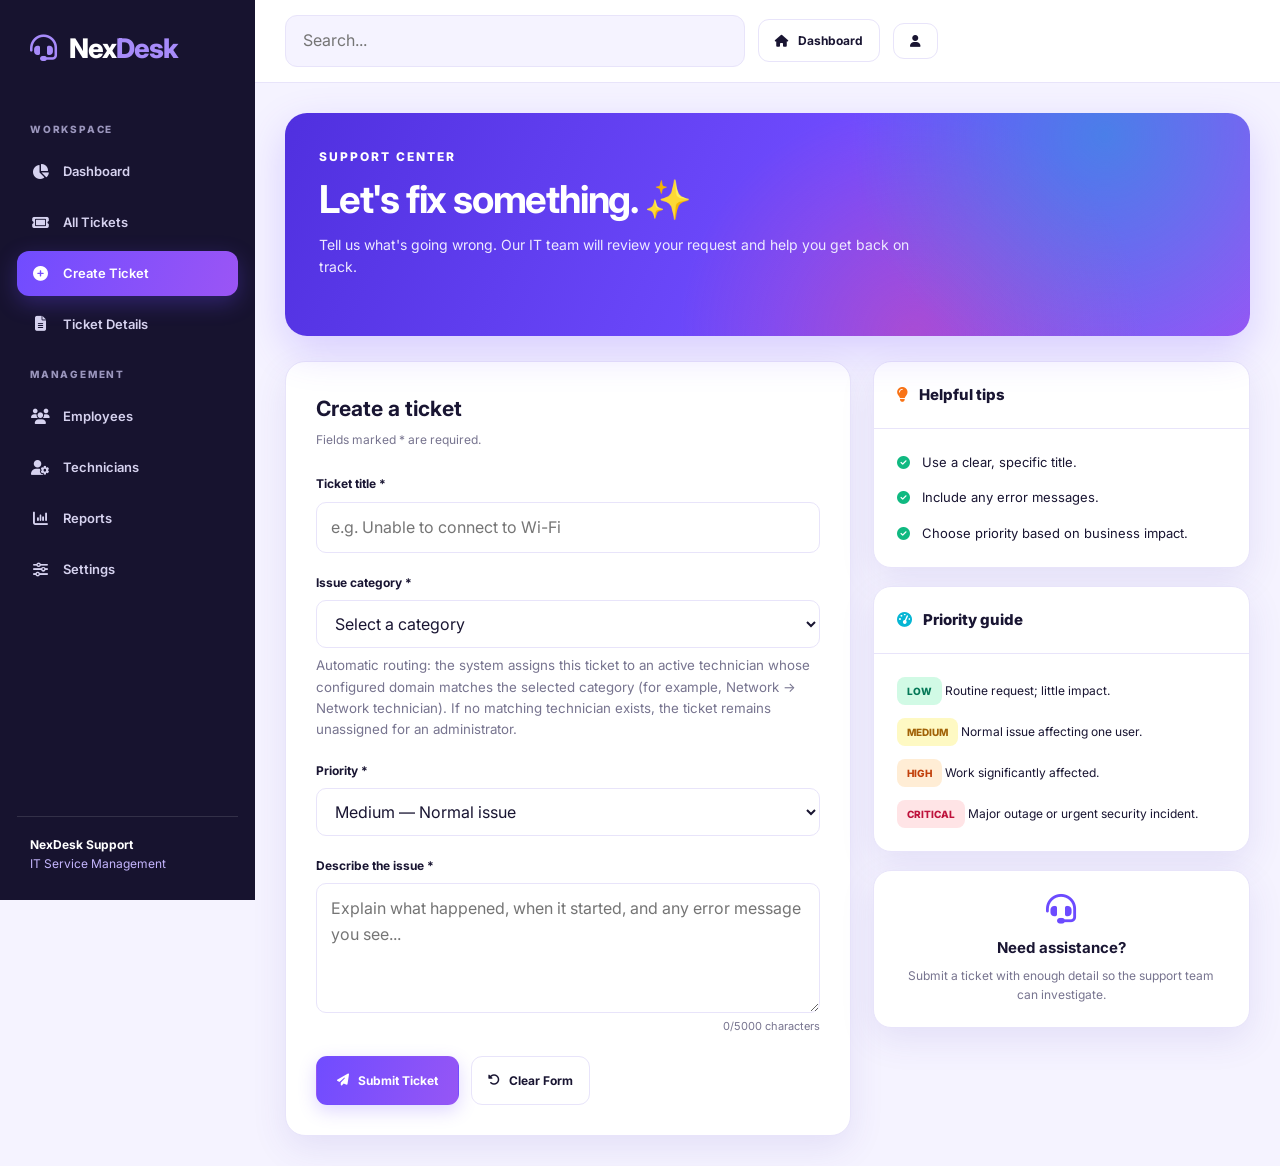
<file: web/create-ticket.html>
<!DOCTYPE html>
<html lang="en">
<head>
    <meta charset="UTF-8">
    <meta name="viewport" content="width=device-width, initial-scale=1.0">
    <title>Create Ticket | NexDesk</title>
    <link rel="stylesheet" href="style.css">
    <link rel="stylesheet"
          href="https://cdnjs.cloudflare.com/ajax/libs/font-awesome/6.5.2/css/all.min.css">
</head>
<body>
<div class="app-shell">

    <aside class="sidebar" id="sidebar">
        <div class="brand">
            <i class="fa-solid fa-headset"></i>
            Nex<span>Desk</span>
        </div>

        <div class="nav-section">WORKSPACE</div>
        <a class="nav-link" href="index.html">
            <i class="fa-solid fa-chart-pie"></i> Dashboard
        </a>
        <a class="nav-link" href="tickets.html">
            <i class="fa-solid fa-ticket"></i> All Tickets
        </a>
        <a class="nav-link active" href="create-ticket.html">
            <i class="fa-solid fa-circle-plus"></i> Create Ticket
        </a>
        <a class="nav-link" href="ticket-details.html">
            <i class="fa-solid fa-file-lines"></i> Ticket Details
        </a>

        <div class="nav-section">MANAGEMENT</div>
        <a class="nav-link" href="employees.html">
            <i class="fa-solid fa-users"></i> Employees
        </a>
        <a class="nav-link" href="technicians.html">
            <i class="fa-solid fa-user-gear"></i> Technicians
        </a>
        <a class="nav-link" href="reports.html">
            <i class="fa-solid fa-chart-column"></i> Reports
        </a>
        <a class="nav-link" href="settings.html">
            <i class="fa-solid fa-sliders"></i> Settings
        </a>
        <div class="sidebar-footer">
            <div style="font-weight:700">NexDesk Support</div>
            <div style="font-size:12px;color:#c4b5fd">
                IT Service Management
            </div>
        </div>
    </aside>

    <main class="main">
        <header class="topbar">
            <button class="btn btn-secondary" id="menuToggle"
                    aria-label="Toggle navigation">
                <i class="fa-solid fa-bars"></i>
            </button>

            <div class="search-box">
                <input type="search" id="globalSearch"
                       placeholder="Search...">
            </div>

            <a href="index.html" class="btn btn-secondary">
                <i class="fa-solid fa-house"></i> Dashboard
            </a>
            <a href="login.html" class="btn btn-secondary"
               title="Sign in">
                <i class="fa-solid fa-user"></i>
            </a>
        </header>

        <div class="page-content">
            <section class="hero">
                <div style="font-size:12px;font-weight:800;
                            letter-spacing:2px;margin-bottom:10px">
                    SUPPORT CENTER
                </div>
                <h1>Let's fix something. ✨</h1>
                <p>
                    Tell us what's going wrong. Our IT team will review your
                    request and help you get back on track.
                </p>
            </section>

            <div class="grid-2" style="align-items:start">
                <section class="form-card" style="max-width:none">
                    <div style="margin-bottom:25px">
                        <h2 style="font-size:21px">Create a ticket</h2>
                        <p style="font-size:12px;color:var(--muted);
                                  margin-top:5px">
                            Fields marked * are required.
                        </p>
                    </div>

                    <div id="formMessage"
                         style="display:none;padding:13px;border-radius:10px;
                                margin-bottom:18px;font-size:13px"></div>

                    <form action="create-ticket" method="post"
                          id="ticketForm">

                        <div class="form-group">
                            <label for="title">Ticket title *</label>
                            <input class="form-control" type="text"
                                   id="title" name="title"
                                   placeholder="e.g. Unable to connect to Wi-Fi"
                                   maxlength="200" required>
                        </div>

                        <div class="form-group">
                            <label for="category">Issue category *</label>
                            <select class="form-control" id="category"
                                    name="category" required>
                                <option value="">Select a category</option>
                                <option value="Hardware">Hardware</option>
                                <option value="Software">Software</option>
                                <option value="Network">Network</option>
                                <option value="Email">Email</option>
                                <option value="Account Access">Account Access</option>
                                <option value="Security">Security</option>
                                <option value="Other">Other</option>
                            </select>
                            <small style="display:block;color:var(--muted);margin-top:7px;line-height:1.6">
                                Automatic routing: the system assigns this ticket to an active technician whose
                                configured domain matches the selected category (for example, Network → Network technician).
                                If no matching technician exists, the ticket remains unassigned for an administrator.
                            </small>
                        </div>

                        <div class="form-group">
                            <label for="priority">Priority *</label>
                            <select class="form-control" id="priority"
                                    name="priority" required>
                                <option value="LOW">Low — Minor issue</option>
                                <option value="MEDIUM" selected>
                                    Medium — Normal issue
                                </option>
                                <option value="HIGH">High — Work affected</option>
                                <option value="CRITICAL">
                                    Critical — Major disruption
                                </option>
                            </select>
                        </div>

                        <div class="form-group">
                            <label for="description">Describe the issue *</label>
                            <textarea class="form-control"
                                      id="description" name="description"
                                      maxlength="5000" minlength="10"
                                      placeholder="Explain what happened, when it started, and any error message you see..."
                                      required></textarea>
                            <div style="text-align:right;font-size:11px;
                                        color:var(--muted);margin-top:5px">
                                <span id="charCount">0</span>/5000 characters
                            </div>
                        </div>

                        <div style="display:flex;gap:12px;flex-wrap:wrap">
                            <button type="submit" class="btn btn-primary"
                                    style="padding:14px 20px">
                                <i class="fa-solid fa-paper-plane"></i>
                                Submit Ticket
                            </button>
                            <button type="reset" class="btn btn-secondary"
                                    id="resetButton">
                                <i class="fa-solid fa-rotate-left"></i>
                                Clear Form
                            </button>
                        </div>
                    </form>
                </section>

                <aside style="display:grid;gap:18px">
                    <div class="panel">
                        <div class="panel-head">
                            <h2><i class="fa-solid fa-lightbulb"
                                   style="color:#f97316;margin-right:8px"></i>
                                Helpful tips
                            </h2>
                        </div>
                        <div class="panel-body" style="font-size:13px">
                            <p style="margin-bottom:15px">
                                <i class="fa-solid fa-check-circle"
                                   style="color:#10b981;margin-right:8px"></i>
                                Use a clear, specific title.
                            </p>
                            <p style="margin-bottom:15px">
                                <i class="fa-solid fa-check-circle"
                                   style="color:#10b981;margin-right:8px"></i>
                                Include any error messages.
                            </p>
                            <p>
                                <i class="fa-solid fa-check-circle"
                                   style="color:#10b981;margin-right:8px"></i>
                                Choose priority based on business impact.
                            </p>
                        </div>
                    </div>

                    <div class="panel">
                        <div class="panel-head">
                            <h2><i class="fa-solid fa-gauge-high"
                                   style="color:#06b6d4;margin-right:8px"></i>
                                Priority guide
                            </h2>
                        </div>
                        <div class="panel-body" style="font-size:12px">
                            <p style="margin-bottom:13px">
                                <span class="badge badge-low">LOW</span>
                                Routine request; little impact.
                            </p>
                            <p style="margin-bottom:13px">
                                <span class="badge badge-medium">MEDIUM</span>
                                Normal issue affecting one user.
                            </p>
                            <p style="margin-bottom:13px">
                                <span class="badge badge-high">HIGH</span>
                                Work significantly affected.
                            </p>
                            <p>
                                <span class="badge badge-critical">CRITICAL</span>
                                Major outage or urgent security incident.
                            </p>
                        </div>
                    </div>

                    <div class="panel">
                        <div class="panel-body" style="text-align:center">
                            <i class="fa-solid fa-headset"
                               style="font-size:30px;color:#6c4bff;
                                      margin-bottom:12px"></i>
                            <h3 style="font-size:15px">Need assistance?</h3>
                            <p style="font-size:12px;color:var(--muted);
                                      margin-top:6px">
                                Submit a ticket with enough detail so the
                                support team can investigate.
                            </p>
                        </div>
                    </div>
                </aside>
            </div>
        </div>
    </main>
</div>

<script src="script.js"></script>
<script>
    const description = document.getElementById("description");
    const charCount = document.getElementById("charCount");
    const ticketForm = document.getElementById("ticketForm");
    const formMessage = document.getElementById("formMessage");

    description.addEventListener("input", function () {
        charCount.textContent = description.value.length;
    });

    document.getElementById("resetButton").addEventListener("click",
        function () {
            setTimeout(function () {
                charCount.textContent = "0";
                formMessage.style.display = "none";
            }, 0);
        }
    );

    ticketForm.addEventListener("submit", function (event) {
        if (description.value.trim().length < 10) {
            event.preventDefault();
            formMessage.style.display = "block";
            formMessage.style.background = "#ffe4e6";
            formMessage.style.color = "#be123c";
            formMessage.textContent =
                "Please describe the issue using at least 10 characters.";
            description.focus();
        }
    });
</script>
</body>
</html>
</file>
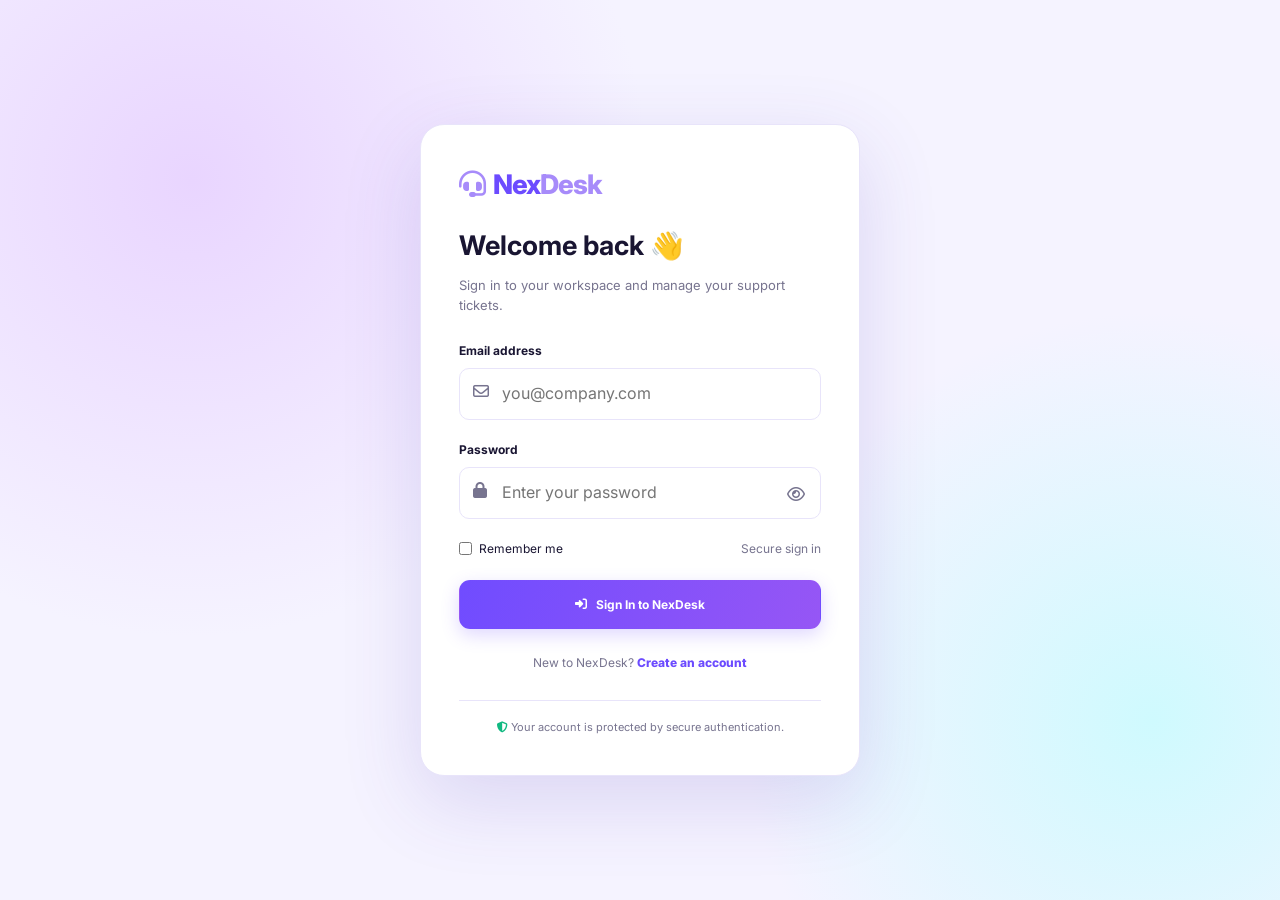
<file: web/login.html>
<!DOCTYPE html>
<html lang="en">
<head>
    <meta charset="UTF-8">
    <meta name="viewport" content="width=device-width, initial-scale=1.0">
    <title>Sign In | NexDesk</title>
    <link rel="stylesheet" href="style.css">
    <link rel="stylesheet"
          href="https://cdnjs.cloudflare.com/ajax/libs/font-awesome/6.5.2/css/all.min.css">
</head>
<body>
<div class="login-page">
    <div class="login-card">

        <a href="index.html" class="brand"
           style="display:block;padding:0;color:#6c4bff">
            <i class="fa-solid fa-headset"></i>Nex<span>Desk</span>
        </a>

        <h1>Welcome back 👋</h1>
        <p>Sign in to your workspace and manage your support tickets.</p>

        <div id="message"
             style="display:none;padding:12px;margin-bottom:18px;
                    border-radius:10px;font-size:13px">
        </div>

        <form action="login" method="post" id="loginForm">
            <div class="form-group">
                <label for="email">Email address</label>
                <div style="position:relative">
                    <i class="fa-regular fa-envelope"
                       style="position:absolute;left:14px;top:15px;
                              color:#77748f"></i>
                    <input class="form-control" style="padding-left:42px"
                           type="email" id="email" name="email"
                           placeholder="you@company.com" required>
                </div>
            </div>

            <div class="form-group">
                <label for="password">Password</label>
                <div style="position:relative">
                    <i class="fa-solid fa-lock"
                       style="position:absolute;left:14px;top:15px;
                              color:#77748f"></i>
                    <input class="form-control"
                           style="padding-left:42px;padding-right:45px"
                           type="password" id="password" name="password"
                           placeholder="Enter your password" required>
                    <button type="button" id="togglePassword"
                            aria-label="Show password"
                            style="position:absolute;right:12px;top:11px;
                                   border:0;background:transparent;
                                   color:#77748f;padding:4px">
                        <i class="fa-regular fa-eye"></i>
                    </button>
                </div>
            </div>

            <div style="display:flex;justify-content:space-between;
                        align-items:center;gap:10px;margin-bottom:22px;
                        font-size:12px">
                <label style="display:flex;align-items:center;gap:7px">
                    <input type="checkbox" id="remember">
                    Remember me
                </label>
                <span style="color:#77748f">Secure sign in</span>
            </div>

            <button type="submit" class="btn btn-primary"
                    id="loginButton"
                    style="width:100%;padding:14px">
                <i class="fa-solid fa-right-to-bracket"></i>
                Sign In to NexDesk
            </button>
        </form>

        <div style="text-align:center;margin-top:24px;font-size:12px;
                    color:#77748f">
            New to NexDesk?
            <a href="register.html"
               style="color:#6c4bff;font-weight:800">
                Create an account
            </a>
        </div>

        <div style="text-align:center;margin-top:28px;padding-top:18px;
                    border-top:1px solid #e8e4fa;font-size:11px;
                    color:#77748f">
            <i class="fa-solid fa-shield-halved"
               style="color:#10b981"></i>
            Your account is protected by secure authentication.
        </div>
    </div>
</div>

<script>
    const passwordInput = document.getElementById("password");
    const togglePassword = document.getElementById("togglePassword");

    togglePassword.addEventListener("click", function () {
        const showing = passwordInput.type === "text";
        passwordInput.type = showing ? "password" : "text";
        togglePassword.innerHTML = showing
            ? '<i class="fa-regular fa-eye"></i>'
            : '<i class="fa-regular fa-eye-slash"></i>';
        togglePassword.setAttribute(
            "aria-label", showing ? "Show password" : "Hide password"
        );
    });

    // Display a message when the servlet redirects with an error.
    const params = new URLSearchParams(window.location.search);
    const message = document.getElementById("message");

    if (params.get("error")) {
        message.style.display = "block";
        message.style.background = "#ffe4e6";
        message.style.color = "#be123c";
        message.textContent = "Sign-in failed. Check your email and password.";
    } else if (params.get("registered")) {
        message.style.display = "block";
        message.style.background = "#d1fae5";
        message.style.color = "#047857";
        message.textContent =
            "Registration successful. You can now sign in.";
    }
</script>
</body>
</html>
</file>
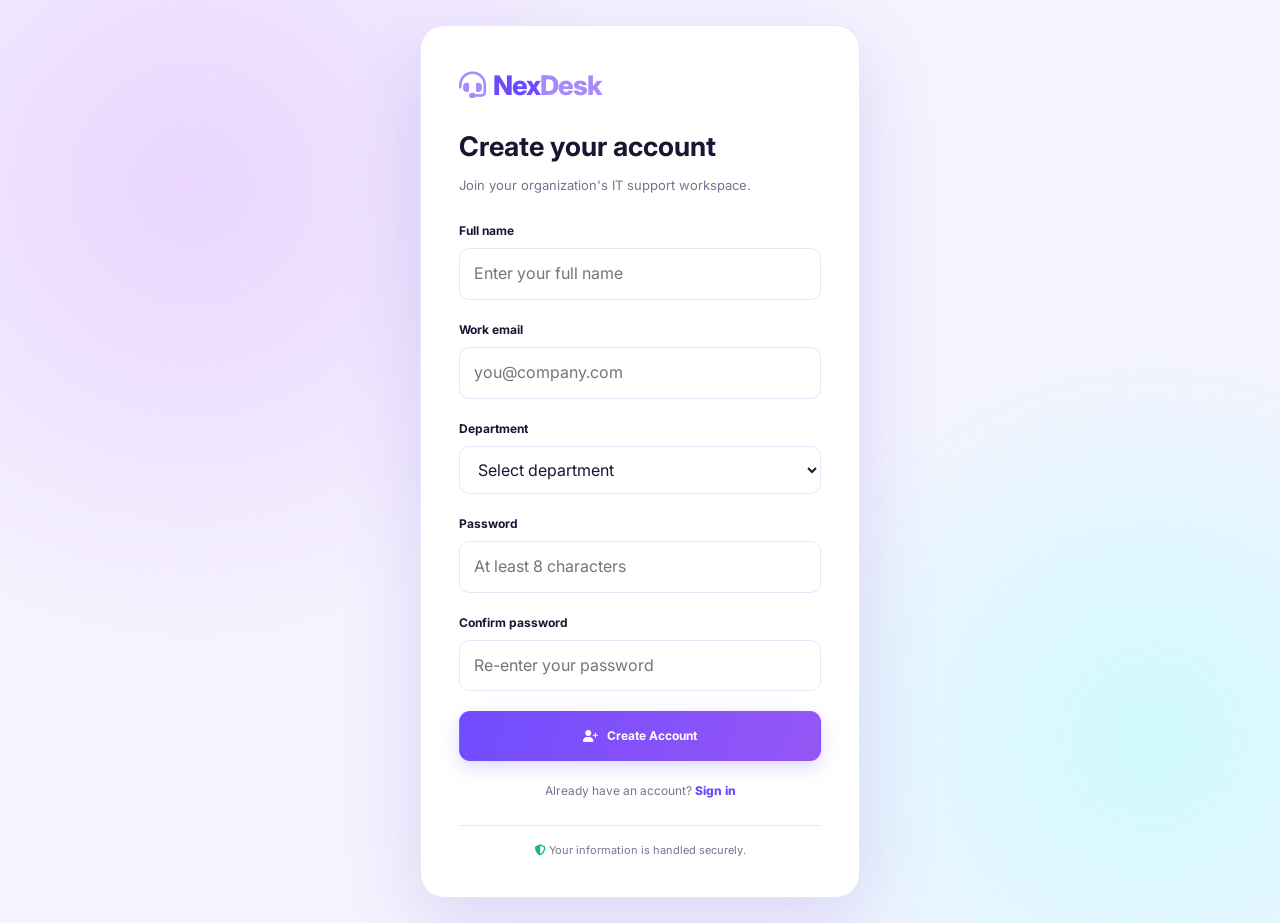
<file: web/register.html>
<!DOCTYPE html>
<html lang="en">
<head>
    <meta charset="UTF-8">
    <meta name="viewport" content="width=device-width, initial-scale=1.0">
    <title>Create Account | NexDesk</title>
    <link rel="stylesheet" href="style.css">
    <link rel="stylesheet"
          href="https://cdnjs.cloudflare.com/ajax/libs/font-awesome/6.5.2/css/all.min.css">
</head>
<body>
<div class="login-page">
    <div class="login-card">

        <a href="index.html" class="brand"
           style="display:block;padding:0;color:#6c4bff">
            <i class="fa-solid fa-headset"></i>Nex<span>Desk</span>
        </a>

        <h1>Create your account</h1>
        <p>Join your organization's IT support workspace.</p>

        <div id="message"
             style="display:none;padding:12px;margin-bottom:18px;
                    border-radius:10px;font-size:13px"></div>

        <form action="register" method="post" id="registerForm">

            <div class="form-group">
                <label for="fullName">Full name</label>
                <input class="form-control" type="text" id="fullName"
                       name="fullName" placeholder="Enter your full name"
                       maxlength="100" autocomplete="name" required>
            </div>

            <div class="form-group">
                <label for="email">Work email</label>
                <input class="form-control" type="email" id="email"
                       name="email" placeholder="you@company.com"
                       maxlength="150" autocomplete="email" required>
            </div>

            <div class="form-group">
                <label for="department">Department</label>
                <select class="form-control" id="department"
                        name="department" required>
                    <option value="">Select department</option>
                    <option value="IT">IT</option>
                    <option value="Human Resources">Human Resources</option>
                    <option value="Finance">Finance</option>
                    <option value="Operations">Operations</option>
                    <option value="Sales">Sales</option>
                    <option value="Other">Other</option>
                </select>
            </div>

            <div class="form-group">
                <label for="password">Password</label>
                <input class="form-control" type="password" id="password"
                       name="password" placeholder="At least 8 characters"
                       minlength="8" autocomplete="new-password" required>
            </div>

            <div class="form-group">
                <label for="confirmPassword">Confirm password</label>
                <input class="form-control" type="password"
                       id="confirmPassword" name="confirmPassword"
                       placeholder="Re-enter your password"
                       minlength="8" autocomplete="new-password" required>
            </div>

            <button class="btn btn-primary" type="submit"
                    style="width:100%;padding:14px">
                <i class="fa-solid fa-user-plus"></i>
                Create Account
            </button>
        </form>

        <div style="margin-top:20px;text-align:center;
                    font-size:12px;color:#77748f">
            Already have an account?
            <a href="login.html"
               style="color:#6c4bff;font-weight:800">
                Sign in
            </a>
        </div>

        <div style="margin-top:25px;padding-top:16px;
                    border-top:1px solid #e8e4fa;text-align:center;
                    font-size:11px;color:#77748f">
            <i class="fa-solid fa-shield-halved"
               style="color:#10b981"></i>
            Your information is handled securely.
        </div>
    </div>
</div>

<script>
    const form = document.getElementById("registerForm");
    const password = document.getElementById("password");
    const confirmPassword = document.getElementById("confirmPassword");
    const message = document.getElementById("message");

    form.addEventListener("submit", function (event) {
        if (password.value !== confirmPassword.value) {
            event.preventDefault();

            message.style.display = "block";
            message.style.background = "#ffe4e6";
            message.style.color = "#be123c";
            message.textContent = "Passwords do not match.";

            confirmPassword.focus();
        }
    });
</script>
</body>
</html>
</file>
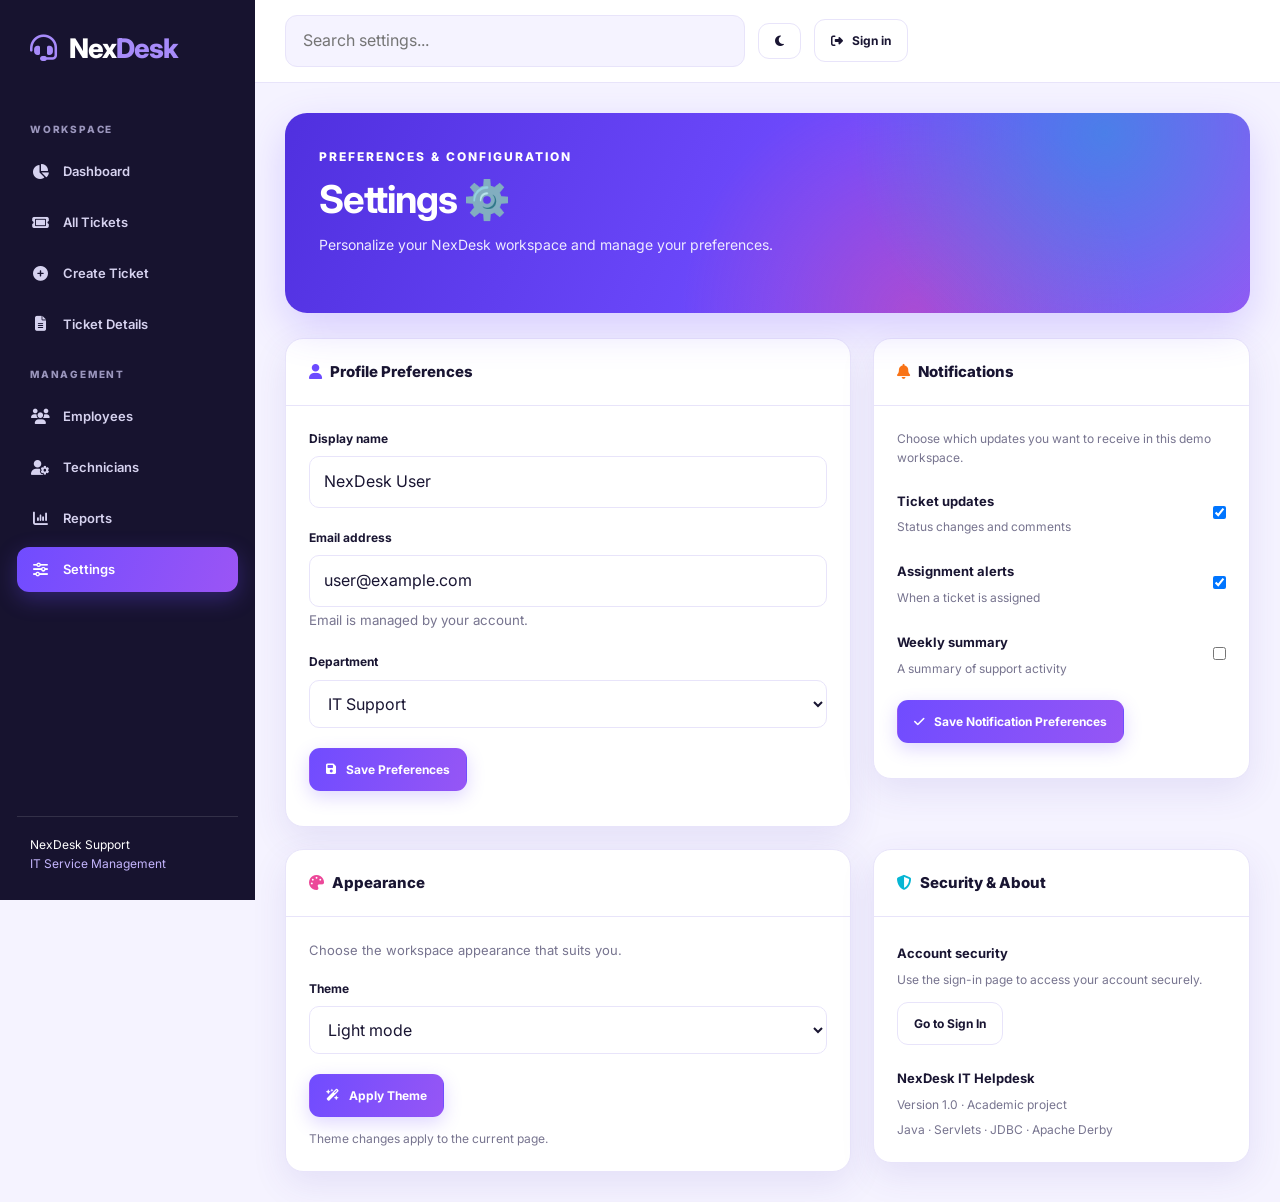
<file: web/settings.html>
<!DOCTYPE html>
<html lang="en">
<head>
<meta charset="UTF-8">
<meta name="viewport" content="width=device-width,initial-scale=1">
<title>Settings | NexDesk</title>
<link rel="stylesheet" href="style.css">
<link rel="stylesheet" href="https://cdnjs.cloudflare.com/ajax/libs/font-awesome/6.5.2/css/all.min.css">
</head>
<body>
<div class="app-shell">
<aside class="sidebar" id="sidebar">
    <div class="brand"><i class="fa-solid fa-headset"></i> Nex<span>Desk</span></div>
    <div class="nav-section">WORKSPACE</div>
    <a class="nav-link" href="index.html"><i class="fa-solid fa-chart-pie"></i> Dashboard</a>
    <a class="nav-link" href="tickets.html"><i class="fa-solid fa-ticket"></i> All Tickets</a>
    <a class="nav-link" href="create-ticket.html"><i class="fa-solid fa-circle-plus"></i> Create Ticket</a>
    <a class="nav-link" href="ticket-details.html"><i class="fa-solid fa-file-lines"></i> Ticket Details</a>
    <div class="nav-section">MANAGEMENT</div>
    <a class="nav-link" href="employees.html"><i class="fa-solid fa-users"></i> Employees</a>
    <a class="nav-link" href="technicians.html"><i class="fa-solid fa-user-gear"></i> Technicians</a>
    <a class="nav-link" href="reports.html"><i class="fa-solid fa-chart-column"></i> Reports</a>
    <a class="nav-link active" href="settings.html"><i class="fa-solid fa-sliders"></i> Settings</a>
    <div class="sidebar-footer">NexDesk Support<div style="font-size:12px;color:#c4b5fd">IT Service Management</div></div>
</aside>

<main class="main">
<header class="topbar">
    <button class="btn btn-secondary" id="menuToggle" aria-label="Toggle navigation"><i class="fa-solid fa-bars"></i></button>
    <div class="search-box"><input type="search" id="globalSearch" placeholder="Search settings..."></div>
    <button class="btn btn-secondary" id="themeToggle" title="Toggle theme"><i class="fa-solid fa-moon"></i></button>
    <a class="btn btn-secondary" href="login.html"><i class="fa-solid fa-right-from-bracket"></i> Sign in</a>
</header>

<div class="page-content">
<section class="hero">
    <div style="font-size:12px;font-weight:800;letter-spacing:2px;margin-bottom:10px">PREFERENCES & CONFIGURATION</div>
    <h1>Settings ⚙️</h1>
    <p>Personalize your NexDesk workspace and manage your preferences.</p>
</section>

<div class="grid-2" style="align-items:start">
<section class="panel">
    <div class="panel-head"><h2><i class="fa-solid fa-user" style="color:#6c4bff;margin-right:8px"></i>Profile Preferences</h2></div>
    <div class="panel-body">
        <form id="profileForm">
            <div class="form-group">
                <label for="displayName">Display name</label>
                <input class="form-control" id="displayName" name="displayName" value="NexDesk User" maxlength="80" required>
            </div>
            <div class="form-group">
                <label for="email">Email address</label>
                <input class="form-control" id="email" type="email" value="user@example.com" disabled>
                <small style="color:var(--muted)">Email is managed by your account.</small>
            </div>
            <div class="form-group">
                <label for="department">Department</label>
                <select class="form-control" id="department">
                    <option>IT Support</option>
                    <option>Engineering</option>
                    <option>Human Resources</option>
                    <option>Finance</option>
                    <option>Operations</option>
                    <option>Other</option>
                </select>
            </div>
            <button class="btn btn-primary" type="submit"><i class="fa-solid fa-floppy-disk"></i> Save Preferences</button>
            <p id="profileMessage" style="font-size:12px;margin-top:12px;color:#059669"></p>
        </form>
    </div>
</section>

<section class="panel">
    <div class="panel-head"><h2><i class="fa-solid fa-bell" style="color:#f97316;margin-right:8px"></i>Notifications</h2></div>
    <div class="panel-body">
        <p style="font-size:12px;color:var(--muted);margin-bottom:20px">Choose which updates you want to receive in this demo workspace.</p>
        <div style="display:flex;justify-content:space-between;gap:12px;align-items:center;margin-bottom:22px">
            <div><strong style="font-size:13px">Ticket updates</strong><p style="font-size:12px;color:var(--muted);margin-top:4px">Status changes and comments</p></div>
            <input type="checkbox" id="ticketNotifications" checked>
        </div>
        <div style="display:flex;justify-content:space-between;gap:12px;align-items:center;margin-bottom:22px">
            <div><strong style="font-size:13px">Assignment alerts</strong><p style="font-size:12px;color:var(--muted);margin-top:4px">When a ticket is assigned</p></div>
            <input type="checkbox" id="assignmentNotifications" checked>
        </div>
        <div style="display:flex;justify-content:space-between;gap:12px;align-items:center;margin-bottom:22px">
            <div><strong style="font-size:13px">Weekly summary</strong><p style="font-size:12px;color:var(--muted);margin-top:4px">A summary of support activity</p></div>
            <input type="checkbox" id="weeklyNotifications">
        </div>
        <button class="btn btn-primary" id="saveNotifications"><i class="fa-solid fa-check"></i> Save Notification Preferences</button>
        <p id="notificationMessage" style="font-size:12px;margin-top:12px;color:#059669"></p>
    </div>
</section>

<section class="panel">
    <div class="panel-head"><h2><i class="fa-solid fa-palette" style="color:#ec4899;margin-right:8px"></i>Appearance</h2></div>
    <div class="panel-body">
        <p style="font-size:13px;color:var(--muted);margin-bottom:18px">Choose the workspace appearance that suits you.</p>
        <div class="form-group">
            <label for="themeSelect">Theme</label>
            <select class="form-control" id="themeSelect">
                <option value="light">Light mode</option>
                <option value="dark">Dark mode</option>
            </select>
        </div>
        <button class="btn btn-primary" id="applyTheme"><i class="fa-solid fa-wand-magic-sparkles"></i> Apply Theme</button>
        <p style="font-size:12px;color:var(--muted);margin-top:12px">Theme changes apply to the current page.</p>
    </div>
</section>

<section class="panel">
    <div class="panel-head"><h2><i class="fa-solid fa-shield-halved" style="color:#06b6d4;margin-right:8px"></i>Security & About</h2></div>
    <div class="panel-body">
        <div style="margin-bottom:20px">
            <strong style="font-size:13px">Account security</strong>
            <p style="font-size:12px;color:var(--muted);margin-top:5px">Use the sign-in page to access your account securely.</p>
            <a href="login.html" class="btn btn-secondary" style="margin-top:12px">Go to Sign In</a>
        </div>
        <div class="divider" style="margin:20px 0"></div>
        <strong style="font-size:13px">NexDesk IT Helpdesk</strong>
        <p style="font-size:12px;color:var(--muted);margin-top:5px">Version 1.0 · Academic project</p>
        <p style="font-size:12px;color:var(--muted);margin-top:5px">Java · Servlets · JDBC · Apache Derby</p>
    </div>
</section>
</div>
</div>
</main>
</div>

<script src="script.js"></script>
<script>
document.getElementById("profileForm").addEventListener("submit",function(event){
    event.preventDefault();
    document.getElementById("profileMessage").textContent="Demo only: profile preferences are not saved to the database yet.";
});

document.getElementById("saveNotifications").addEventListener("click",function(){
    document.getElementById("notificationMessage").textContent="Demo only: notification preferences have not been stored.";
});

document.getElementById("applyTheme").addEventListener("click",function(){
    const dark=document.getElementById("themeSelect").value==="dark";
    document.body.classList.toggle("dark-mode",dark);
    const icon=document.querySelector("#themeToggle i");
    if(icon){
        icon.classList.toggle("fa-moon",!dark);
        icon.classList.toggle("fa-sun",dark);
    }
});
</script>
</body>
</html>
</file>
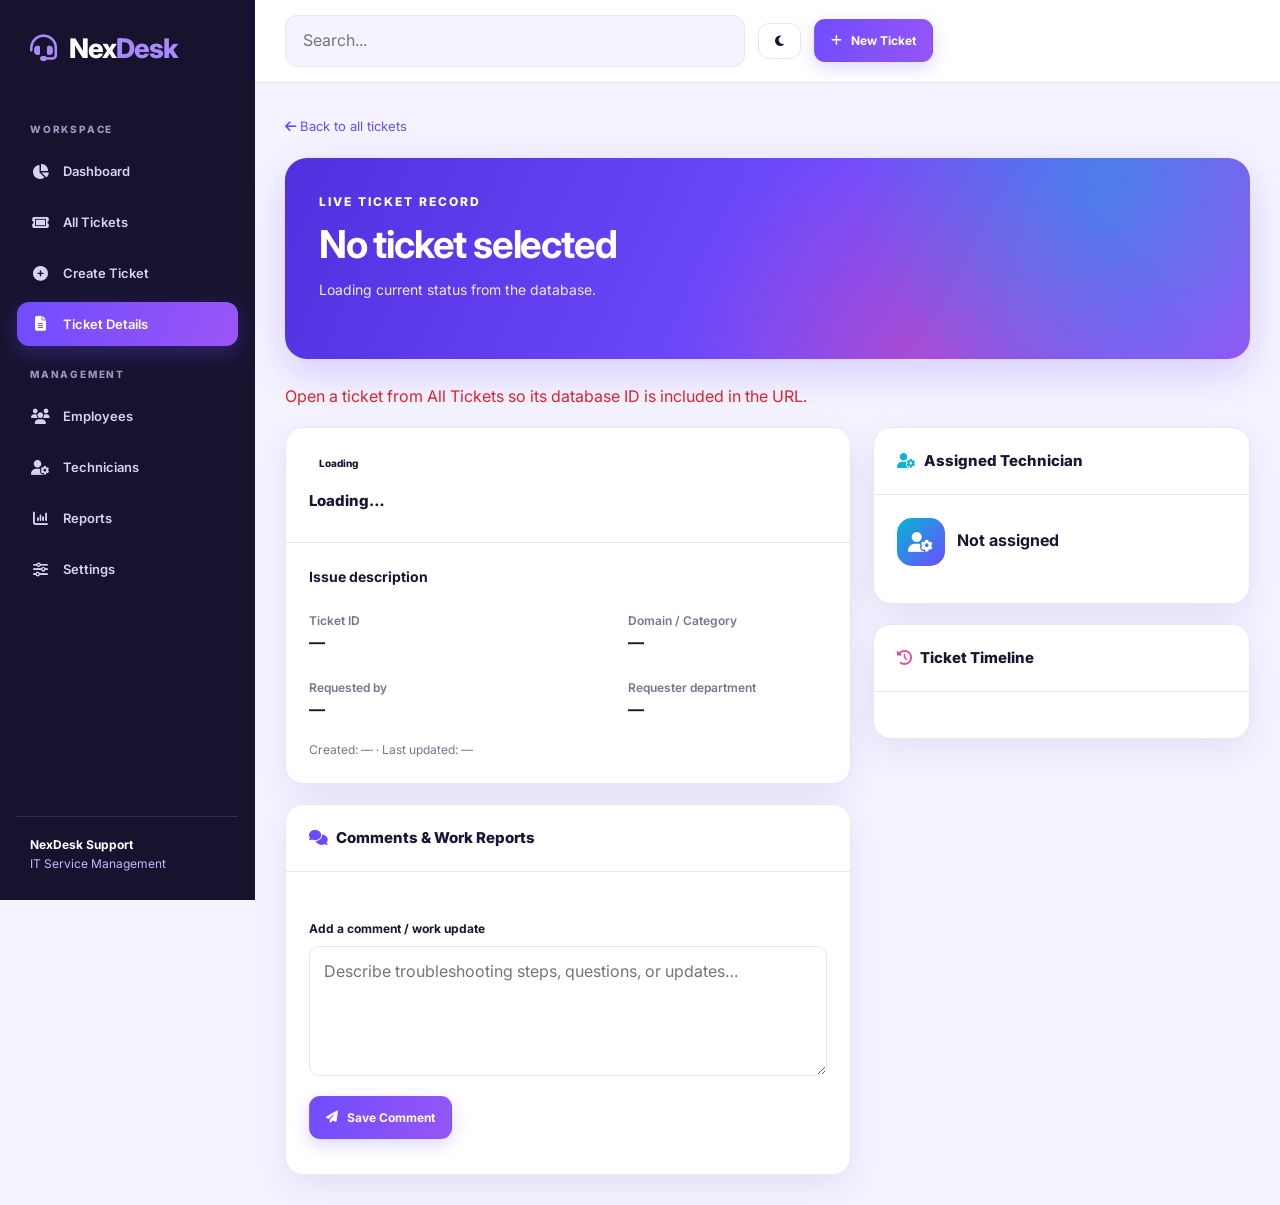
<file: web/ticket-details.html>
<!DOCTYPE html>
<html lang="en">
<head>
<meta charset="UTF-8"><meta name="viewport" content="width=device-width, initial-scale=1.0">
<title>Ticket Details | NexDesk</title><link rel="stylesheet" href="style.css">
<link rel="stylesheet" href="https://cdnjs.cloudflare.com/ajax/libs/font-awesome/6.5.2/css/all.min.css">
</head>
<body>
<div class="app-shell">
<aside class="sidebar" id="sidebar">
<div class="brand"><i class="fa-solid fa-headset"></i> Nex<span>Desk</span></div>
<div class="nav-section">WORKSPACE</div>
<a class="nav-link" href="index.html"><i class="fa-solid fa-chart-pie"></i> Dashboard</a>
<a class="nav-link" href="tickets.html"><i class="fa-solid fa-ticket"></i> All Tickets</a>
<a class="nav-link" href="create-ticket.html"><i class="fa-solid fa-circle-plus"></i> Create Ticket</a>
<a class="nav-link active" href="ticket-details.html"><i class="fa-solid fa-file-lines"></i> Ticket Details</a>
<div class="nav-section">MANAGEMENT</div>
<a class="nav-link" href="employees.html"><i class="fa-solid fa-users"></i> Employees</a>
<a class="nav-link" href="technicians.html"><i class="fa-solid fa-user-gear"></i> Technicians</a>
<a class="nav-link" href="reports.html"><i class="fa-solid fa-chart-column"></i> Reports</a>
<a class="nav-link" href="settings.html"><i class="fa-solid fa-sliders"></i> Settings</a>
<div class="sidebar-footer"><div style="font-weight:700">NexDesk Support</div><div style="font-size:12px;color:#c4b5fd">IT Service Management</div></div>
</aside>
<main class="main">
<header class="topbar">
<button class="btn btn-secondary" id="menuToggle" aria-label="Toggle navigation"><i class="fa-solid fa-bars"></i></button>
<div class="search-box"><input type="search" id="globalSearch" placeholder="Search..."></div>
<button class="btn btn-secondary" id="themeToggle" title="Toggle theme"><i class="fa-solid fa-moon"></i></button>
<a href="create-ticket.html" class="btn btn-primary"><i class="fa-solid fa-plus"></i> New Ticket</a>
</header>
<div class="page-content">
<div style="margin-bottom:20px"><a href="tickets.html" style="color:#6c4bff;text-decoration:none;font-size:13px"><i class="fa-solid fa-arrow-left"></i> Back to all tickets</a></div>
<section class="hero"><div style="font-size:12px;font-weight:800;letter-spacing:2px;margin-bottom:10px">LIVE TICKET RECORD</div>
<h1 id="pageTitle">Loading ticket…</h1><p id="pageSubtitle">Loading current status from the database.</p></section>
<div id="pageMessage" role="status" style="margin:0 0 18px"></div>
<div class="grid-2" style="align-items:start">
<div style="display:grid;gap:20px">
<section class="panel"><div class="panel-head" style="flex-wrap:wrap"><div><span class="badge" id="statusBadge">Loading</span>
<h2 id="ticketTitle" style="margin-top:12px">Loading…</h2><p id="ticketMeta" style="font-size:12px;color:var(--muted);margin-top:8px"></p></div><span class="badge" id="priorityBadge"></span></div>
<div class="panel-body"><h3 style="font-size:14px;margin-bottom:10px">Issue description</h3>
<p id="ticketDescription" style="font-size:13px;line-height:1.9;color:var(--muted);white-space:pre-wrap"></p>
<div class="divider" style="margin:22px 0"></div>
<div class="grid-2"><div><div class="metric-label">Ticket ID</div><strong id="ticketIdLabel">—</strong></div>
<div><div class="metric-label">Domain / Category</div><strong id="categoryLabel">—</strong></div>
<div><div class="metric-label">Requested by</div><strong id="creatorLabel">—</strong></div>
<div><div class="metric-label">Requester department</div><strong id="departmentLabel">—</strong></div></div>
<div style="margin-top:18px;font-size:12px;color:var(--muted)">Created: <span id="createdAtLabel">—</span> · Last updated: <span id="updatedAtLabel">—</span></div>
</div></section>
<section class="panel"><div class="panel-head"><h2><i class="fa-solid fa-comments" style="color:#6c4bff;margin-right:8px"></i>Comments & Work Reports</h2></div>
<div class="panel-body"><div id="commentsList" style="display:grid;gap:18px;margin-bottom:24px"></div>
<form id="commentForm"><div class="form-group"><label for="comment">Add a comment / work update</label>
<textarea class="form-control" id="comment" placeholder="Describe troubleshooting steps, questions, or updates…" minlength="2" maxlength="3000" required></textarea></div>
<button type="submit" class="btn btn-primary"><i class="fa-solid fa-paper-plane"></i> Save Comment</button></form>
<p id="commentMessage" role="status" style="font-size:12px;margin-top:12px"></p></div></section>
</div>
<div style="display:grid;gap:20px">
<section class="panel" id="managePanel"><div class="panel-head"><h2><i class="fa-solid fa-sliders" style="color:#f97316;margin-right:8px"></i>Update Ticket</h2></div>
<div class="panel-body"><form id="updateTicketForm">
<div class="form-group"><label for="status">Ticket status</label><select class="form-control" id="status" name="status">
<option value="OPEN">Open</option><option value="ASSIGNED">Assigned</option><option value="IN_PROGRESS">In Progress</option><option value="ON_HOLD">On Hold</option><option value="RESOLVED">Resolved — work completed</option><option value="CLOSED">Closed</option></select></div>
<div class="form-group" id="priorityGroup"><label for="priority">Priority</label><select class="form-control" id="priority" name="priority">
<option value="LOW">Low</option><option value="MEDIUM">Medium</option><option value="HIGH">High</option><option value="CRITICAL">Critical</option></select></div>
<div class="form-group" id="technicianGroup"><label for="technician">Assign technician (domain match)</label><select class="form-control" id="technician" name="technicianId"><option value="">Unassigned</option></select>
<small style="display:block;color:var(--muted);margin-top:6px">Choose a technician whose domain matches this ticket category.</small></div>
<div class="form-group" id="resolutionGroup" hidden><label for="resolutionNote">Resolution report (required to mark Resolved)</label><textarea class="form-control" id="resolutionNote" name="resolutionNote" maxlength="2500" placeholder="What did you do? What was fixed? How was it verified?"></textarea></div>
<button type="submit" class="btn btn-primary" style="width:100%"><i class="fa-solid fa-floppy-disk"></i> Save to Database</button>
</form><p id="updateMessage" role="status" style="font-size:12px;margin-top:12px"></p></div></section>
<section class="panel"><div class="panel-head"><h2><i class="fa-solid fa-user-gear" style="color:#06b6d4;margin-right:8px"></i>Assigned Technician</h2></div>
<div class="panel-body"><div style="display:flex;align-items:center;gap:12px"><div style="width:48px;height:48px;border-radius:15px;display:grid;place-items:center;background:linear-gradient(135deg,#06b6d4,#6c4bff);color:white;font-size:20px"><i class="fa-solid fa-user-gear"></i></div>
<div><strong id="assignedName">Not assigned</strong><div id="assignedDepartment" style="font-size:12px;color:var(--muted);margin-top:4px"></div></div></div>
<p id="routingMessage" style="font-size:12px;margin-top:14px;color:var(--muted)"></p></div></section>
<section class="panel"><div class="panel-head"><h2><i class="fa-solid fa-clock-rotate-left" style="color:#ec4899;margin-right:8px"></i>Ticket Timeline</h2></div>
<div class="panel-body"><div id="timelineList" style="font-size:12px;line-height:1.8;display:grid;gap:12px"></div></div></section>
</div></div></div></main></div>
<script src="script.js"></script>
<script>
(function(){
"use strict";
const params=new URLSearchParams(location.search);
const id=params.get("id")||params.get("ticketId");
const $=id=>document.getElementById(id);
let payload=null;
const esc=s=>String(s??"").replace(/[&<>"']/g,c=>({"&":"&amp;","<":"&lt;",">":"&gt;",'"':"&quot;","'":"&#39;"}[c]));
const nice=s=>String(s||"—").replaceAll("_"," ").toLowerCase().replace(/\b\w/g,c=>c.toUpperCase());
const date=s=>s?new Date(String(s).replace(" ","T")).toLocaleString():"—";
function message(el,text,ok){$(el).textContent=text;$(el).style.color=ok?"#059669":"#dc2626";}
function setBadge(el,text){$(el).textContent=nice(text);$(el).className="badge badge-"+String(text||"").toLowerCase().replaceAll("_","-");}
function render(data){
payload=data;const t=data.ticket;
$("pageTitle").textContent="Ticket #NX-"+t.id;
$("pageSubtitle").textContent=nice(t.status)+" · "+nice(t.priority)+" priority · "+t.category+" domain";
$("ticketTitle").textContent=t.title;$("ticketDescription").textContent=t.description;
$("ticketMeta").textContent="Created "+date(t.createdAt)+" · "+t.category;
$("ticketIdLabel").textContent="#NX-"+t.id;$("categoryLabel").textContent=t.category;
$("creatorLabel").textContent=t.creator||"Unknown";$("departmentLabel").textContent=t.department||"—";
$("createdAtLabel").textContent=date(t.createdAt);$("updatedAtLabel").textContent=date(t.updatedAt);
setBadge("statusBadge",t.status);setBadge("priorityBadge",t.priority+" priority");
$("status").value=t.status;$("priority").value=t.priority;
$("assignedName").textContent=t.assignedName||"Not assigned";
const tech=data.technicians.find(x=>x.id===t.assignedTo);
$("assignedDepartment").textContent=tech?("Domain: "+(tech.department||"Not specified")):"Waiting for a matching technician";
$("routingMessage").textContent=tech?"Assigned technician domain: "+(tech.department||"Not specified")+".":"No technician has been assigned. An administrator can assign a matching domain technician.";
const isAdmin=data.role==="ADMIN",isTech=data.role==="TECHNICIAN";
$("priorityGroup").hidden=!isAdmin;$("technicianGroup").hidden=!isAdmin;
if(!isAdmin&&!isTech)$("managePanel").hidden=true;
if(isTech){$("status").innerHTML='<option value="ASSIGNED">Assigned</option><option value="IN_PROGRESS">In Progress</option><option value="ON_HOLD">On Hold</option><option value="RESOLVED">Resolved — work completed</option>'; $("status").value=t.status;}
$("technician").replaceChildren(new Option("Unassigned",""));
data.technicians.forEach(x=>{const opt=new Option(x.name+" — "+(x.department||"No domain"),String(x.id));$("technician").add(opt);});
$("technician").value=t.assignedTo==null?"":String(t.assignedTo);
$("commentsList").replaceChildren();
if(!data.comments.length){$("commentsList").innerHTML='<p style="color:var(--muted);font-size:13px">No comments yet. Updates will appear here after they are saved.</p>';}
data.comments.forEach(c=>{const item=document.createElement("article");item.style.cssText="padding:14px;border:1px solid var(--border);border-radius:12px";
item.innerHTML='<div style="display:flex;justify-content:space-between;gap:10px;flex-wrap:wrap"><strong>'+esc(c.name)+' <span style="font-weight:400;color:var(--muted)">· '+esc(nice(c.role))+'</span></strong><span style="font-size:11px;color:var(--muted)">'+esc(date(c.at))+'</span></div><p style="white-space:pre-wrap;line-height:1.7;margin-top:8px">'+esc(c.text)+'</p>';$("commentsList").append(item);});
$("timelineList").replaceChildren();
if(!data.history.length){$("timelineList").innerHTML='<p style="color:var(--muted)">No history recorded yet.</p>';}
data.history.forEach(h=>{const item=document.createElement("div");item.style.cssText="border-left:3px solid #6c4bff;padding:2px 0 10px 12px";
item.innerHTML='<strong>'+esc(h.description||("Status: "+nice(h.newStatus)))+'</strong><div style="color:var(--muted);margin-top:3px">'+esc(h.by||"System")+' · '+esc(date(h.at))+'</div>';$("timelineList").append(item);});
$("resolutionGroup").hidden=$("status").value!=="RESOLVED" || (payload && payload.ticket.status==="RESOLVED");
}
async function load(){
if(!id){$("pageTitle").textContent="No ticket selected";message("pageMessage","Open a ticket from All Tickets so its database ID is included in the URL.",false);$("managePanel").hidden=true;return;}
try{const r=await fetch("ticket-details-data?id="+encodeURIComponent(id),{cache:"no-store"});const d=await r.json();if(r.status===401){location.href="login.html";return;}if(!r.ok)throw Error(d.error||"Could not load ticket.");render(d);}
catch(e){$("pageTitle").textContent="Ticket could not be loaded";message("pageMessage",e.message+" Check that GlassFish and Derby are running and the ticket exists.",false);}
}
$("status").addEventListener("change",()=>{$("resolutionGroup").hidden=$("status").value!=="RESOLVED" || (payload && payload.ticket.status==="RESOLVED");});
$("updateTicketForm").addEventListener("submit",async e=>{
e.preventDefault();if(!payload)return;
const t=payload.ticket;const form=new URLSearchParams({ticketId:String(t.id),status:$("status").value,priority:$("priority").value,technicianId:$("technician").value,resolutionNote:$("resolutionNote").value});
try{const r=await fetch("ticket-update",{method:"POST",headers:{"Content-Type":"application/x-www-form-urlencoded;charset=UTF-8"},body:form});const d=await r.json();if(r.status===401){location.href="login.html";return;}if(!r.ok)throw Error(d.message||"Update failed.");message("updateMessage",d.message,true);$("resolutionNote").value="";await load();}
catch(e){message("updateMessage",e.message,false);}
});
$("commentForm").addEventListener("submit",async e=>{
e.preventDefault();if(!payload)return;const value=$("comment").value.trim();if(value.length<2)return;
try{const body=new URLSearchParams({ticketId:String(payload.ticket.id),comment:value});
const r=await fetch("ticket-comment",{method:"POST",headers:{"Content-Type":"application/x-www-form-urlencoded;charset=UTF-8"},body});const d=await r.json();if(r.status===401){location.href="login.html";return;}if(!r.ok)throw Error(d.message||"Comment could not be saved.");$("comment").value="";message("commentMessage",d.message,true);await load();}
catch(e){message("commentMessage",e.message,false);}
});
load();
})();
</script>
</body></html>
</file>
<file: web/style.css>
@import url('https://fonts.googleapis.com/css2?family=Inter:wght@400;500;600;700;800&display=swap');

:root {
    --bg: #f5f3ff;
    --surface: #ffffff;
    --text: #191532;
    --muted: #77748f;
    --border: #e8e4fa;
    --primary: #6c4bff;
    --primary-dark: #5030df;
    --cyan: #06b6d4;
    --orange: #f97316;
    --pink: #ec4899;
    --green: #10b981;
    --sidebar: #17132f;
    --shadow: 0 12px 35px rgba(83, 56, 180, 0.10);
}

* {
    box-sizing: border-box;
    margin: 0;
    padding: 0;
}

html {
    scroll-behavior: smooth;
}

body {
    font-family: 'Inter', Arial, sans-serif;
    background: var(--bg);
    color: var(--text);
    line-height: 1.6;
    transition: background 0.3s, color 0.3s;
}

a {
    color: inherit;
    text-decoration: none;
}

button,
input,
select,
textarea {
    font: inherit;
}

button,
a {
    -webkit-tap-highlight-color: transparent;
}

button {
    cursor: pointer;
}

.app-shell {
    display: flex;
    min-height: 100vh;
}

/* SIDEBAR */

.sidebar {
    width: 255px;
    background: var(--sidebar);
    color: #ffffff;
    padding: 27px 17px;
    display: flex;
    flex-direction: column;
    flex-shrink: 0;
    min-height: 100vh;
    position: sticky;
    top: 0;
    height: 100vh;
    overflow-y: auto;
    z-index: 100;
}

.brand {
    font-size: 27px;
    font-weight: 800;
    letter-spacing: -1px;
    padding: 0 13px 34px;
}

.brand i {
    color: #a78bfa;
    margin-right: 8px;
}

.brand span {
    color: #a78bfa;
}

.nav-section {
    color: #9b96bd;
    font-size: 10px;
    letter-spacing: 1.8px;
    font-weight: 800;
    padding: 17px 13px 9px;
}

.nav-link {
    display: flex;
    align-items: center;
    gap: 13px;
    padding: 12px 14px;
    margin: 3px 0;
    border-radius: 12px;
    color: #d6d2ef;
    font-size: 13px;
    font-weight: 600;
    transition: all 0.25s ease;
}

.nav-link i {
    width: 19px;
    text-align: center;
    font-size: 15px;
}

.nav-link:hover {
    background: rgba(167, 139, 250, 0.18);
    color: #ffffff;
    transform: translateX(4px);
}

.nav-link.active {
    color: #ffffff;
    background: linear-gradient(110deg, #704cff, #9b55f5);
    box-shadow: 0 7px 22px rgba(108, 75, 255, 0.30);
}

.sidebar-footer {
    margin-top: auto;
    padding: 18px 13px 0;
    border-top: 1px solid rgba(255, 255, 255, 0.12);
    color: #ffffff;
    font-size: 12px;
}

/* MAIN AREA */

.main {
    flex: 1;
    min-width: 0;
}

.topbar {
    min-height: 78px;
    display: flex;
    align-items: center;
    gap: 13px;
    padding: 15px 30px;
    background: var(--surface);
    border-bottom: 1px solid var(--border);
    position: sticky;
    top: 0;
    z-index: 50;
}

.search-box {
    flex: 1;
    max-width: 460px;
}

.search-box input {
    width: 100%;
    padding: 12px 17px;
    border: 1px solid var(--border);
    background: var(--bg);
    color: var(--text);
    border-radius: 12px;
    outline: none;
    transition: 0.25s;
}

.search-box input:focus {
    border-color: var(--primary);
    box-shadow: 0 0 0 4px rgba(108, 75, 255, 0.12);
}

.page-content {
    padding: 30px;
    max-width: 1600px;
    margin: auto;
}

/* BUTTONS */

.btn {
    display: inline-flex;
    align-items: center;
    justify-content: center;
    gap: 9px;
    padding: 11px 16px;
    border: 1px solid transparent;
    border-radius: 11px;
    font-size: 12px;
    font-weight: 700;
    transition: all 0.25s ease;
    white-space: nowrap;
}

.btn:hover {
    transform: translateY(-2px);
}

.btn-primary {
    color: #ffffff;
    background: linear-gradient(110deg, #704cff, #9656f5);
    box-shadow: 0 6px 18px rgba(108, 75, 255, 0.22);
}

.btn-primary:hover {
    box-shadow: 0 10px 26px rgba(108, 75, 255, 0.35);
    background: linear-gradient(110deg, #5030df, #8140e9);
}

.btn-secondary {
    background: var(--surface);
    color: var(--text);
    border-color: var(--border);
}

.btn-secondary:hover {
    border-color: var(--primary);
    color: var(--primary);
    box-shadow: 0 5px 15px rgba(108, 75, 255, 0.10);
}

/* WELCOME BANNER */

.hero {
    padding: 34px;
    border-radius: 22px;
    color: #ffffff;
    background:
        radial-gradient(circle at 85% 10%, rgba(6, 182, 212, 0.45), transparent 30%),
        radial-gradient(circle at 65% 100%, rgba(236, 72, 153, 0.40), transparent 35%),
        linear-gradient(115deg, #5030df, #704cff 55%, #9656f5);
    box-shadow: 0 15px 40px rgba(108, 75, 255, 0.22);
    margin-bottom: 25px;
    overflow: hidden;
    position: relative;
}

.hero h1 {
    font-size: clamp(27px, 3vw, 39px);
    line-height: 1.2;
    margin-bottom: 12px;
    letter-spacing: -1.2px;
}

.hero p {
    color: #eeeaff;
    font-size: 14px;
    max-width: 610px;
    margin-bottom: 23px;
}

.hero-actions {
    display: flex;
    gap: 11px;
    flex-wrap: wrap;
}

.hero .btn-secondary {
    color: #ffffff;
    background: rgba(255, 255, 255, 0.15);
    border-color: rgba(255, 255, 255, 0.28);
    backdrop-filter: blur(10px);
}

.hero .btn-secondary:hover {
    background: rgba(255, 255, 255, 0.25);
}

/* METRIC CARDS */

.metrics-grid {
    display: grid;
    grid-template-columns: repeat(4, minmax(0, 1fr));
    gap: 19px;
    margin-bottom: 24px;
}

.metric-card {
    padding: 23px;
    border: 1px solid var(--border);
    background: var(--surface);
    border-radius: 18px;
    box-shadow: var(--shadow);
    transition: transform 0.25s, box-shadow 0.25s;
}

.metric-card:hover {
    transform: translateY(-6px);
    box-shadow: 0 18px 38px rgba(83, 56, 180, 0.17);
}

.metric-icon {
    width: 47px;
    height: 47px;
    border-radius: 14px;
    display: grid;
    place-items: center;
    color: #6c4bff;
    background: #eee9ff;
    font-size: 19px;
    margin-bottom: 19px;
}

.metric-value {
    font-size: 31px;
    font-weight: 800;
    letter-spacing: -1px;
    line-height: 1.2;
    margin-bottom: 5px;
}

.metric-label {
    color: var(--muted);
    font-size: 12px;
    font-weight: 600;
}

/* PANELS AND GRID */

.grid-2 {
    display: grid;
    grid-template-columns: minmax(0, 1.2fr) minmax(0, 0.8fr);
    gap: 22px;
}

.panel {
    background: var(--surface);
    border: 1px solid var(--border);
    border-radius: 18px;
    box-shadow: var(--shadow);
    min-width: 0;
    overflow: hidden;
    transition: box-shadow 0.25s;
}

.panel:hover {
    box-shadow: 0 15px 38px rgba(83, 56, 180, 0.13);
}

.panel-head {
    padding: 21px 23px;
    display: flex;
    align-items: center;
    justify-content: space-between;
    gap: 14px;
    border-bottom: 1px solid var(--border);
}

.panel-head h2 {
    font-size: 15px;
    font-weight: 800;
}

.panel-subtitle {
    color: var(--muted);
    font-size: 11px;
    margin-top: 4px;
}

.panel-body {
    padding: 23px;
}

/* BAR CHART */

.bar-chart {
    height: 220px;
    display: flex;
    align-items: flex-end;
    justify-content: space-around;
    gap: 13px;
    padding-top: 18px;
    background: repeating-linear-gradient(
        to top,
        transparent 0,
        transparent 53px,
        var(--border) 54px,
        transparent 55px
    );
}

.bar-group {
    flex: 1;
    height: 100%;
    display: flex;
    flex-direction: column;
    justify-content: flex-end;
    align-items: center;
    gap: 11px;
    min-width: 0;
}

.bar {
    width: min(34px, 85%);
    min-height: 12px;
    border-radius: 8px 8px 3px 3px;
    background: linear-gradient(to top, #6c4bff, #c4b5fd);
    position: relative;
    transition: height 0.5s, filter 0.25s, transform 0.25s;
    animation: growBar 0.8s ease both;
}

.bar-group:nth-child(3n) .bar {
    background: linear-gradient(to top, #06b6d4, #67e8f9);
}

.bar-group:nth-child(3n + 2) .bar {
    background: linear-gradient(to top, #ec4899, #f9a8d4);
}

.bar:hover {
    filter: brightness(1.1);
    transform: scaleX(1.12);
}

.bar::after {
    content: attr(data-value);
    position: absolute;
    top: -23px;
    left: 50%;
    transform: translateX(-50%);
    font-size: 10px;
    color: var(--muted);
    font-weight: 700;
    opacity: 0;
    transition: opacity 0.2s;
}

.bar:hover::after {
    opacity: 1;
}

.bar-group span {
    font-size: 10px;
    color: var(--muted);
}

/* TABLE */

.table-wrap {
    width: 100%;
    overflow-x: auto;
}

table {
    width: 100%;
    border-collapse: collapse;
    text-align: left;
}

th {
    background: var(--bg);
    color: var(--muted);
    font-size: 10px;
    text-transform: uppercase;
    letter-spacing: 0.7px;
    padding: 15px 21px;
    white-space: nowrap;
}

td {
    padding: 17px 21px;
    font-size: 12px;
    border-bottom: 1px solid var(--border);
}

tbody tr {
    transition: background 0.2s;
}

tbody tr:hover {
    background: rgba(108, 75, 255, 0.055);
}

tbody tr:last-child td {
    border-bottom: none;
}

/* STATUS BADGES */

.badge {
    display: inline-flex;
    align-items: center;
    padding: 6px 10px;
    border-radius: 8px;
    font-size: 10px;
    font-weight: 800;
    white-space: nowrap;
}

.badge-open {
    color: #6c4bff;
    background: #eee9ff;
}

.badge-progress {
    color: #087ea4;
    background: #dff7ff;
}

.badge-resolved {
    color: #047857;
    background: #d1fae5;
}

.badge-critical {
    color: #be123c;
    background: #ffe4e6;
}

.badge-high {
    color: #c2410c;
    background: #ffedd5;
}

.badge-medium {
    color: #a16207;
    background: #fef9c3;
}

.badge-low {
    color: #047857;
    background: #d1fae5;
}

/* FORMS */

.form-card {
    max-width: 850px;
    margin: 0 auto;
    background: var(--surface);
    padding: 30px;
    border: 1px solid var(--border);
    border-radius: 20px;
    box-shadow: var(--shadow);
}

.form-group {
    margin-bottom: 20px;
}

.form-group label {
    display: block;
    font-size: 12px;
    font-weight: 700;
    margin-bottom: 8px;
}

.form-control {
    display: block;
    width: 100%;
    padding: 12px 14px;
    border: 1px solid var(--border);
    border-radius: 10px;
    background: var(--surface);
    color: var(--text);
    outline: none;
    transition: border-color 0.2s, box-shadow 0.2s;
}

.form-control:focus {
    border-color: var(--primary);
    box-shadow: 0 0 0 4px rgba(108, 75, 255, 0.10);
}

textarea.form-control {
    min-height: 130px;
    resize: vertical;
}

/* LOGIN PAGE */

.login-page {
    min-height: 100vh;
    display: grid;
    place-items: center;
    padding: 25px;
    background:
        radial-gradient(circle at 15% 20%, #e9d5ff, transparent 35%),
        radial-gradient(circle at 90% 80%, #cffafe, transparent 30%),
        var(--bg);
}

.login-card {
    width: 100%;
    max-width: 440px;
    background: var(--surface);
    padding: 38px;
    border: 1px solid var(--border);
    border-radius: 24px;
    box-shadow: 0 25px 80px rgba(83, 56, 180, 0.16);
}

.login-card h1 {
    font-size: 27px;
    margin: 18px 0 7px;
}

.login-card p {
    color: var(--muted);
    font-size: 13px;
    margin-bottom: 25px;
}

/* ANIMATIONS */

@keyframes fadeUp {
    from {
        opacity: 0;
        transform: translateY(15px);
    }

    to {
        opacity: 1;
        transform: translateY(0);
    }
}

@keyframes growBar {
    from {
        transform: scaleY(0.15);
        transform-origin: bottom;
    }

    to {
        transform: scaleY(1);
        transform-origin: bottom;
    }
}

/* DARK MODE */

body.dark-mode {
    --bg: #100e20;
    --surface: #1c1931;
    --text: #f4f0ff;
    --muted: #aaa5c4;
    --border: #34304d;
    --shadow: 0 12px 35px rgba(0, 0, 0, 0.20);
}

body.dark-mode .metric-icon {
    background: #302751;
    color: #c4b5fd;
}

body.dark-mode .hero {
    background:
        radial-gradient(circle at 85% 10%, rgba(6, 182, 212, 0.30), transparent 30%),
        linear-gradient(115deg, #39209d, #5835c9 55%, #713cc1);
}

body.dark-mode .btn-secondary {
    background: var(--surface);
    color: var(--text);
}

body.dark-mode th {
    background: #24203d;
}

body.dark-mode tbody tr:hover {
    background: rgba(167, 139, 250, 0.08);
}

body.dark-mode .search-box input {
    background: #24203d;
    color: var(--text);
}

/* RESPONSIVE DESIGN */

#menuToggle {
    display: none;
}

@media (max-width: 1150px) {
    .metrics-grid {
        grid-template-columns: repeat(2, minmax(0, 1fr));
    }

    .grid-2 {
        grid-template-columns: 1fr;
    }
}

@media (max-width: 760px) {
    .sidebar {
        position: fixed;
        left: -270px;
        top: 0;
        height: 100vh;
        transition: left 0.3s ease;
        box-shadow: none;
    }

    .sidebar.sidebar-open {
        left: 0;
        box-shadow: 15px 0 40px rgba(0, 0, 0, 0.25);
    }

    #menuToggle {
        display: inline-flex;
    }

    .topbar {
        padding: 13px 15px;
        gap: 8px;
        flex-wrap: wrap;
    }

    .search-box {
        order: 5;
        flex-basis: 100%;
        max-width: none;
    }

    .page-content {
        padding: 18px 14px;
    }

    .hero {
        padding: 25px 21px;
        border-radius: 17px;
    }

    .metrics-grid {
        gap: 12px;
    }

    .metric-card {
        padding: 17px;
    }

    .metric-value {
        font-size: 27px;
    }

    .panel-head,
    .panel-body {
        padding: 17px;
    }

    .form-card {
        padding: 22px 17px;
    }

    .login-card {
        padding: 28px 22px;
    }
}

@media (max-width: 420px) {
    .metrics-grid {
        grid-template-columns: 1fr;
    }

    .topbar > .btn-primary {
        padding: 10px 11px;
    }

    .hero h1 {
        font-size: 28px;
    }

    .hero-actions .btn {
        width: 100%;
    }
}
</file>
